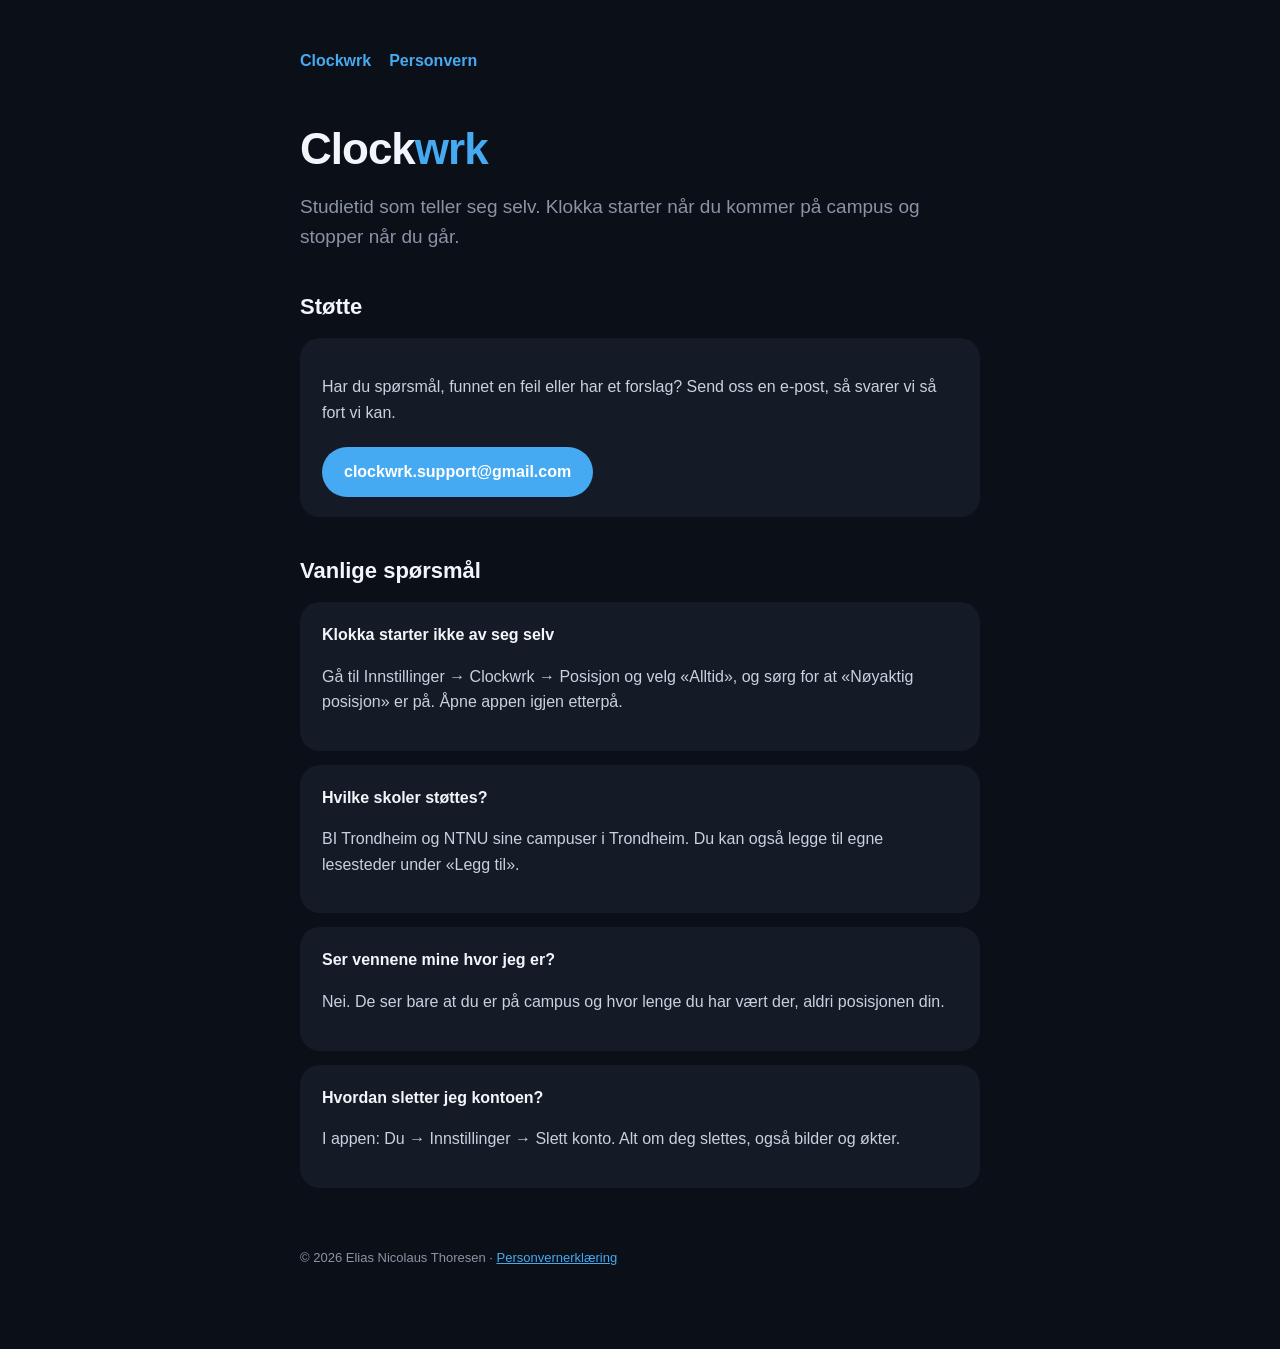
<file: index.html>
<!DOCTYPE html>
<html lang="no"><head><meta charset="utf-8"><meta name="viewport" content="width=device-width,initial-scale=1">
<title>Clockwrk – Studietid som teller seg selv</title><link rel="stylesheet" href="style.css"></head>
<body><main>
<nav><a href="index.html">Clockwrk</a><a href="personvern.html">Personvern</a></nav>
<h1>Clock<span>wrk</span></h1>
<p class="lead">Studietid som teller seg selv. Klokka starter når du kommer på campus og stopper når du går.</p>

<h2>Støtte</h2>
<div class="card">
<p>Har du spørsmål, funnet en feil eller har et forslag? Send oss en e-post, så svarer vi så fort vi kan.</p>
<a class="btn" href="mailto:clockwrk.support@gmail.com">clockwrk.support@gmail.com</a>
</div>

<h2>Vanlige spørsmål</h2>
<div class="card"><b>Klokka starter ikke av seg selv</b>
<p>Gå til Innstillinger → Clockwrk → Posisjon og velg «Alltid», og sørg for at «Nøyaktig posisjon» er på. Åpne appen igjen etterpå.</p></div>
<div class="card"><b>Hvilke skoler støttes?</b>
<p>BI Trondheim og NTNU sine campuser i Trondheim. Du kan også legge til egne lesesteder under «Legg til».</p></div>
<div class="card"><b>Ser vennene mine hvor jeg er?</b>
<p>Nei. De ser bare at du er på campus og hvor lenge du har vært der, aldri posisjonen din.</p></div>
<div class="card"><b>Hvordan sletter jeg kontoen?</b>
<p>I appen: Du → Innstillinger → Slett konto. Alt om deg slettes, også bilder og økter.</p></div>

<footer>© 2026 Elias Nicolaus Thoresen · <a href="personvern.html">Personvernerklæring</a></footer>
</main></body></html>
</file>
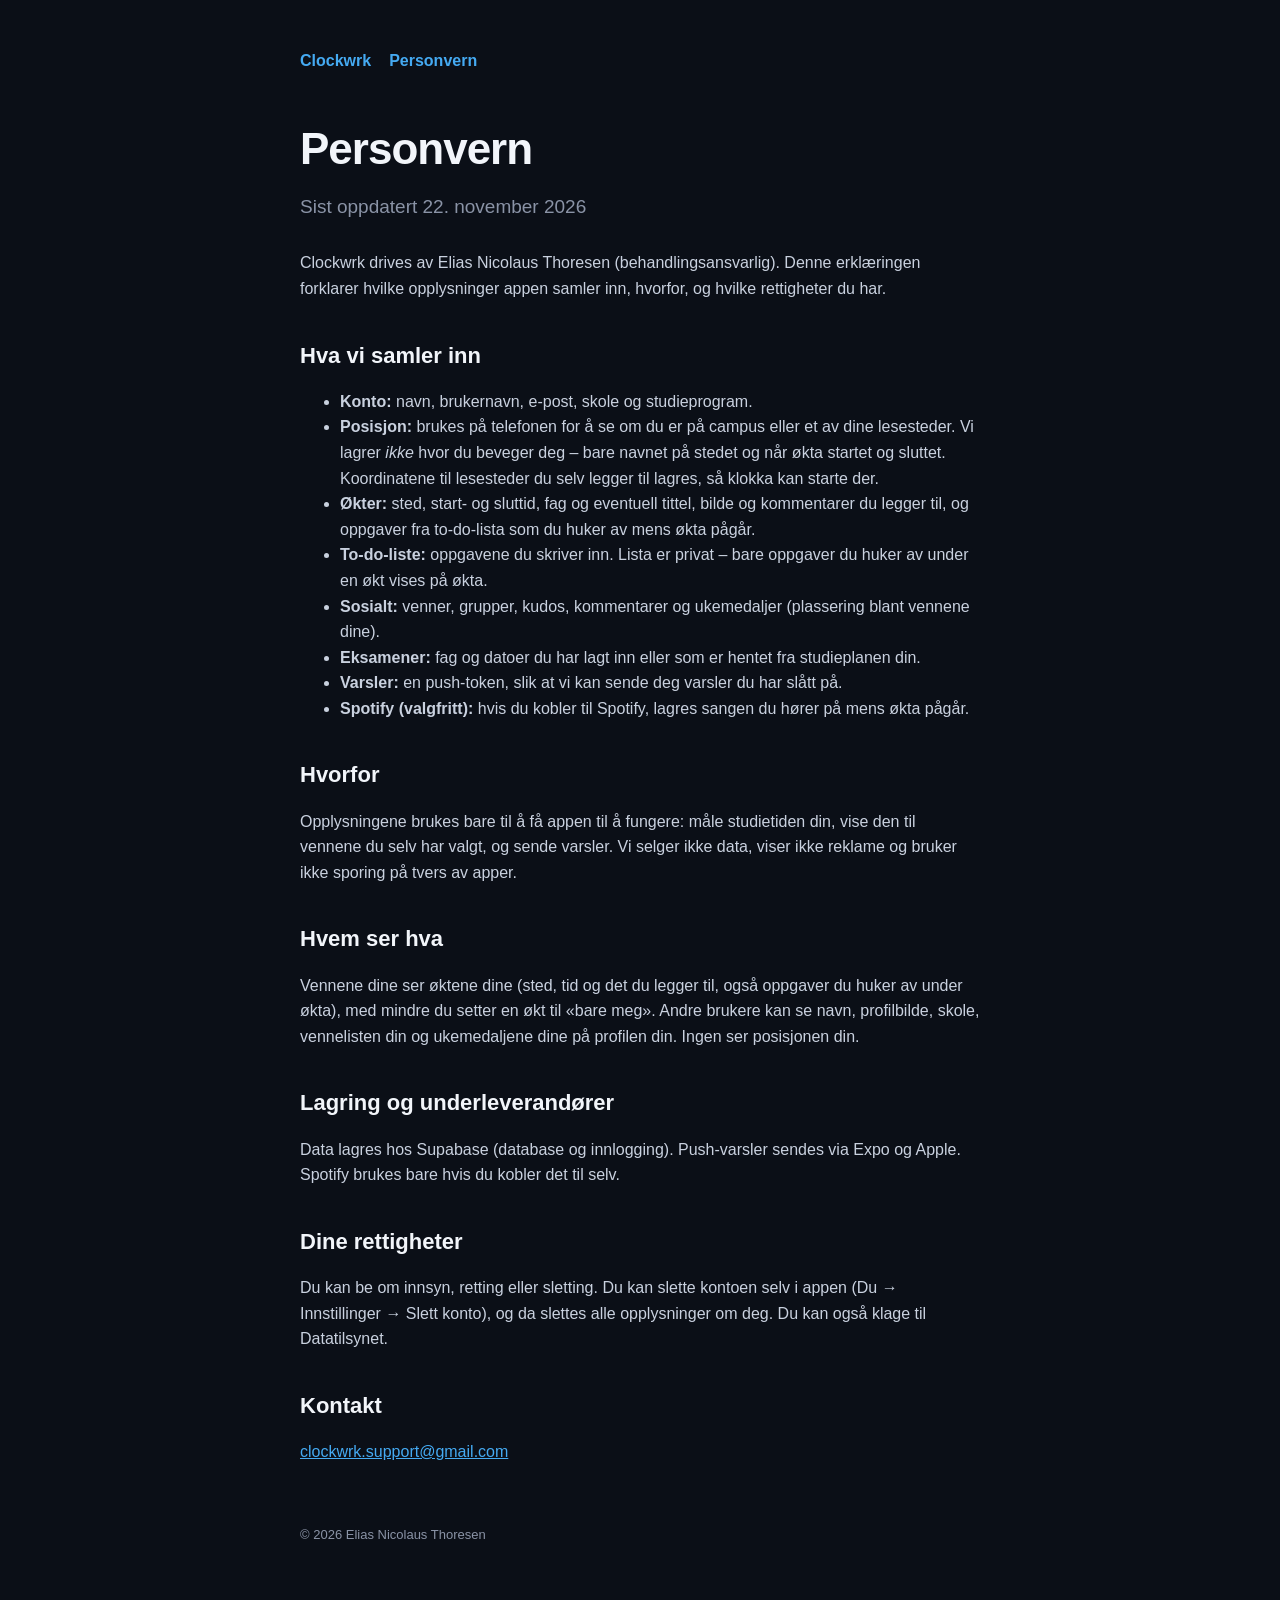
<file: personvern.html>
<!DOCTYPE html>
<html lang="no"><head><meta charset="utf-8"><meta name="viewport" content="width=device-width,initial-scale=1">
<title>Personvern – Clockwrk</title><link rel="stylesheet" href="style.css"></head>
<body><main>
<nav><a href="index.html">Clockwrk</a><a href="personvern.html">Personvern</a></nav>
<h1>Personvern</h1>
<p class="lead">Sist oppdatert 22. november 2026</p>

<p>Clockwrk drives av Elias Nicolaus Thoresen (behandlingsansvarlig). Denne erklæringen forklarer hvilke opplysninger appen samler inn, hvorfor, og hvilke rettigheter du har.</p>

<h2>Hva vi samler inn</h2>
<ul>
<li><b>Konto:</b> navn, brukernavn, e-post, skole og studieprogram.</li>
<li><b>Posisjon:</b> brukes på telefonen for å se om du er på campus eller et av dine lesesteder. Vi lagrer <i>ikke</i> hvor du beveger deg – bare navnet på stedet og når økta startet og sluttet. Koordinatene til lesesteder du selv legger til lagres, så klokka kan starte der.</li>
<li><b>Økter:</b> sted, start- og sluttid, fag og eventuell tittel, bilde og kommentarer du legger til, og oppgaver fra to-do-lista som du huker av mens økta pågår.</li>
<li><b>To-do-liste:</b> oppgavene du skriver inn. Lista er privat – bare oppgaver du huker av under en økt vises på økta.</li>
<li><b>Sosialt:</b> venner, grupper, kudos, kommentarer og ukemedaljer (plassering blant vennene dine).</li>
<li><b>Eksamener:</b> fag og datoer du har lagt inn eller som er hentet fra studieplanen din.</li>
<li><b>Varsler:</b> en push-token, slik at vi kan sende deg varsler du har slått på.</li>
<li><b>Spotify (valgfritt):</b> hvis du kobler til Spotify, lagres sangen du hører på mens økta pågår.</li>
</ul>

<h2>Hvorfor</h2>
<p>Opplysningene brukes bare til å få appen til å fungere: måle studietiden din, vise den til vennene du selv har valgt, og sende varsler. Vi selger ikke data, viser ikke reklame og bruker ikke sporing på tvers av apper.</p>

<h2>Hvem ser hva</h2>
<p>Vennene dine ser øktene dine (sted, tid og det du legger til, også oppgaver du huker av under økta), med mindre du setter en økt til «bare meg». Andre brukere kan se navn, profilbilde, skole, vennelisten din og ukemedaljene dine på profilen din. Ingen ser posisjonen din.</p>

<h2>Lagring og underleverandører</h2>
<p>Data lagres hos Supabase (database og innlogging). Push-varsler sendes via Expo og Apple. Spotify brukes bare hvis du kobler det til selv.</p>

<h2>Dine rettigheter</h2>
<p>Du kan be om innsyn, retting eller sletting. Du kan slette kontoen selv i appen (Du → Innstillinger → Slett konto), og da slettes alle opplysninger om deg. Du kan også klage til Datatilsynet.</p>

<h2>Kontakt</h2>
<p><a href="mailto:clockwrk.support@gmail.com">clockwrk.support@gmail.com</a></p>

<footer>© 2026 Elias Nicolaus Thoresen</footer>
</main></body></html>
</file>
<file: style.css>
:root{--bg:#0B0F17;--card:#141B27;--ink:#F2F5FA;--muted:#8A93A6;--blue:#45AAF2}
*{box-sizing:border-box}body{margin:0;background:var(--bg);color:var(--ink);font:16px/1.6 -apple-system,BlinkMacSystemFont,"Segoe UI",Roboto,sans-serif}
main{max-width:720px;margin:0 auto;padding:48px 20px 80px}
h1{font-size:44px;font-weight:900;letter-spacing:-1px;margin:0}h1 span{color:var(--blue)}
h2{font-size:22px;margin:36px 0 8px}p,li{color:#C9D1DF}a{color:var(--blue)}
.lead{font-size:19px;color:var(--muted);margin:8px 0 28px}
.card{background:var(--card);border-radius:20px;padding:20px 22px;margin:14px 0}
.btn{display:inline-block;background:var(--blue);color:#fff;text-decoration:none;font-weight:800;padding:12px 22px;border-radius:999px;margin-top:6px}
nav{display:flex;gap:18px;margin-bottom:40px;font-weight:700}nav a{text-decoration:none}
footer{color:var(--muted);font-size:13px;margin-top:60px}
</file>
